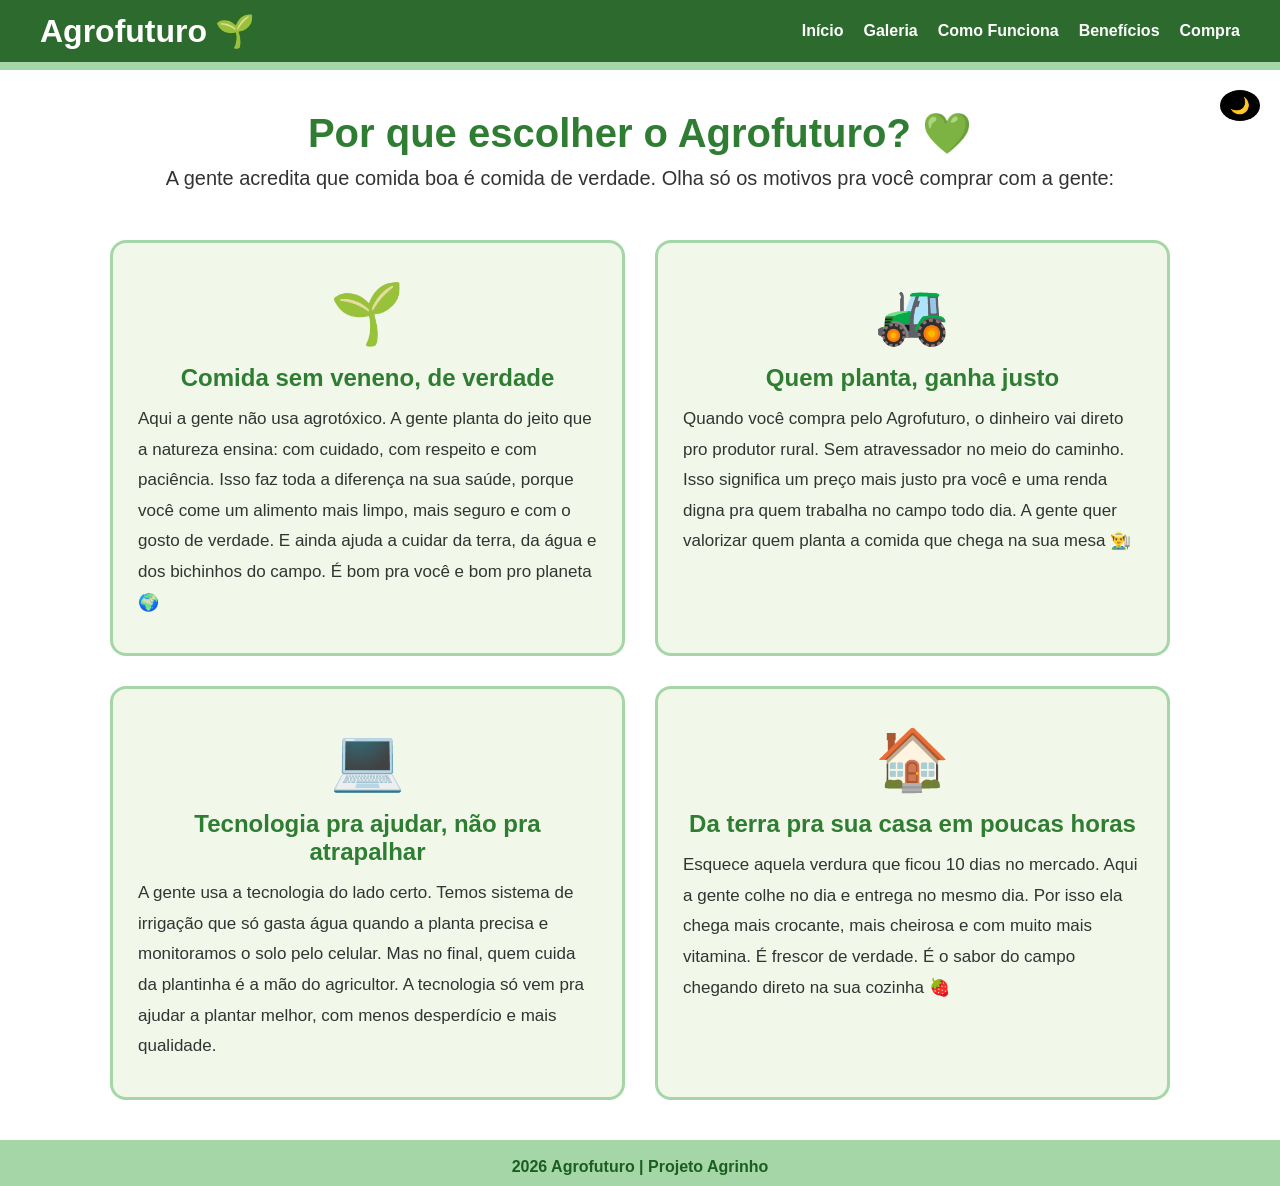
<file: beneficios.html>
<!DOCTYPE html>
<html lang="pt-br">
<head>
  <meta charset="UTF-8">
  <meta name="viewport" content="width=device-width, initial-scale=1.0">
  <title>Benefícios - Agrofuturo</title>
  <link rel="stylesheet" href="style.css">
  <style>
    body { margin: 0; }
    .linha-verde-topo {
      width: 100%;
      height: 8px;
      background: #a5d6a7;
      margin: 0;
    }
    .beneficios-container {
      max-width: 1100px;
      margin: 40px auto;
      padding: 0 20px;
      text-align: center;
    }
    .beneficios-container h2 {
      color: #2e7d32;
      font-size: 40px;
      margin-bottom: 10px;
    }
    .beneficios-container > p {
      font-size: 20px;
      margin-bottom: 50px;
      color: #333;
      font-weight: 500;
    }
    .grid-beneficios {
      display: grid;
      grid-template-columns: repeat(2, 1fr);
      gap: 30px;
    }
    .card-beneficio {
      background: #f1f8e9;
      padding: 35px 25px;
      border-radius: 16px;
      border: 3px solid #a5d6a7;
      transition: transform 0.3s ease;
      text-align: left; /* Texto alinhado pra ficar mais natural */
    }
    .card-beneficio:hover {
      transform: scale(1.03);
    }
    .card-beneficio span {
      font-size: 60px;
      display: block;
      text-align: center;
      margin-bottom: 15px;
    }
    .card-beneficio h3 {
      color: #2e7d32;
      font-size: 24px;
      margin-bottom: 12px;
      text-align: center;
    }
    .card-beneficio p {
      font-size: 17px;
      color: #333;
      line-height: 1.8; /* Mais espaço entre linhas pra ficar mais leve */
    }
    header .logo { display: flex; align-items: center; gap: 10px; }
    header .logo h1::after { content: " 🌱"; }
    .linha-verde {
      width: 100%;
      height: 8px;
      background: #a5d6a7;
      margin-top: 40px;
    }
    footer {
      background: #a5d6a7;
      text-align: center;
      padding: 10px;
      color: #1b5e20;
      font-weight: bold;
    }
  </style>
  <style>
  header { position: relative; }
  #btnModoEscuro { position: absolute; top: 90px; right: 20px; background: #000; color: white; border: none; padding: 6px 10px; border-radius: 50%; font-size: 16px; cursor: pointer; z-index: 999; }
  body.modo-escuro { background: #121212 !important; color: #e0e0e0 !important; }
  body.modo-escuro header, body.modo-escuro nav, body.modo-escuro footer { background: #1f1f1f !important; }
</style>
<button id="btnModoEscuro">🌙</button>
<script>
  const btn = document.getElementById('btnModoEscuro');
  if(localStorage.getItem('modo') === 'escuro') { document.body.classList.add('modo-escuro'); btn.textContent = '☀️'; }
  btn.onclick = () => { document.body.classList.toggle('modo-escuro'); localStorage.setItem('modo', document.body.classList.contains('modo-escuro') ? 'escuro' : 'claro'); btn.textContent = document.body.classList.contains('modo-escuro') ? '☀️' : '🌙'; };
</script>
</head>
<body>
  <header>
    <div class="logo">
      <h1>Agrofuturo</h1>
    </div>
    <nav>
      <a href="index.html">Início</a>
      <a href="galeria.html">Galeria</a>
      <a href="como-funciona.html">Como Funciona</a>
      <a href="beneficios.html">Benefícios</a>
      <a href="compra.html">Compra</a>
    </nav>
  </header>
  
  <div class="linha-verde-topo"></div>

  <main>
    <div class="beneficios-container">
      <h2>Por que escolher o Agrofuturo? 💚</h2>
      <p>A gente acredita que comida boa é comida de verdade. Olha só os motivos pra você comprar com a gente:</p>

      <div class="grid-beneficios">
        <div class="card-beneficio">
          <span>🌱</span>
          <h3>Comida sem veneno, de verdade</h3>
          <p>Aqui a gente não usa agrotóxico. A gente planta do jeito que a natureza ensina: com cuidado, com respeito e com paciência. Isso faz toda a diferença na sua saúde, porque você come um alimento mais limpo, mais seguro e com o gosto de verdade. E ainda ajuda a cuidar da terra, da água e dos bichinhos do campo. É bom pra você e bom pro planeta 🌍</p>
        </div>

        <div class="card-beneficio">
          <span>🚜</span>
          <h3>Quem planta, ganha justo</h3>
          <p>Quando você compra pelo Agrofuturo, o dinheiro vai direto pro produtor rural. Sem atravessador no meio do caminho. Isso significa um preço mais justo pra você e uma renda digna pra quem trabalha no campo todo dia. A gente quer valorizar quem planta a comida que chega na sua mesa 👨‍🌾</p>
        </div>

        <div class="card-beneficio">
          <span>💻</span>
          <h3>Tecnologia pra ajudar, não pra atrapalhar</h3>
          <p>A gente usa a tecnologia do lado certo. Temos sistema de irrigação que só gasta água quando a planta precisa e monitoramos o solo pelo celular. Mas no final, quem cuida da plantinha é a mão do agricultor. A tecnologia só vem pra ajudar a plantar melhor, com menos desperdício e mais qualidade.</p>
        </div>

        <div class="card-beneficio">
          <span>🏠</span>
          <h3>Da terra pra sua casa em poucas horas</h3>
          <p>Esquece aquela verdura que ficou 10 dias no mercado. Aqui a gente colhe no dia e entrega no mesmo dia. Por isso ela chega mais crocante, mais cheirosa e com muito mais vitamina. É frescor de verdade. É o sabor do campo chegando direto na sua cozinha 🍓</p>
        </div>
      </div>
    </div>

    <div class="linha-verde"></div>
  </main>
  
  <footer>
    <p>2026 Agrofuturo | Projeto Agrinho</p>
  </footer>
</body>
</html>
</file>
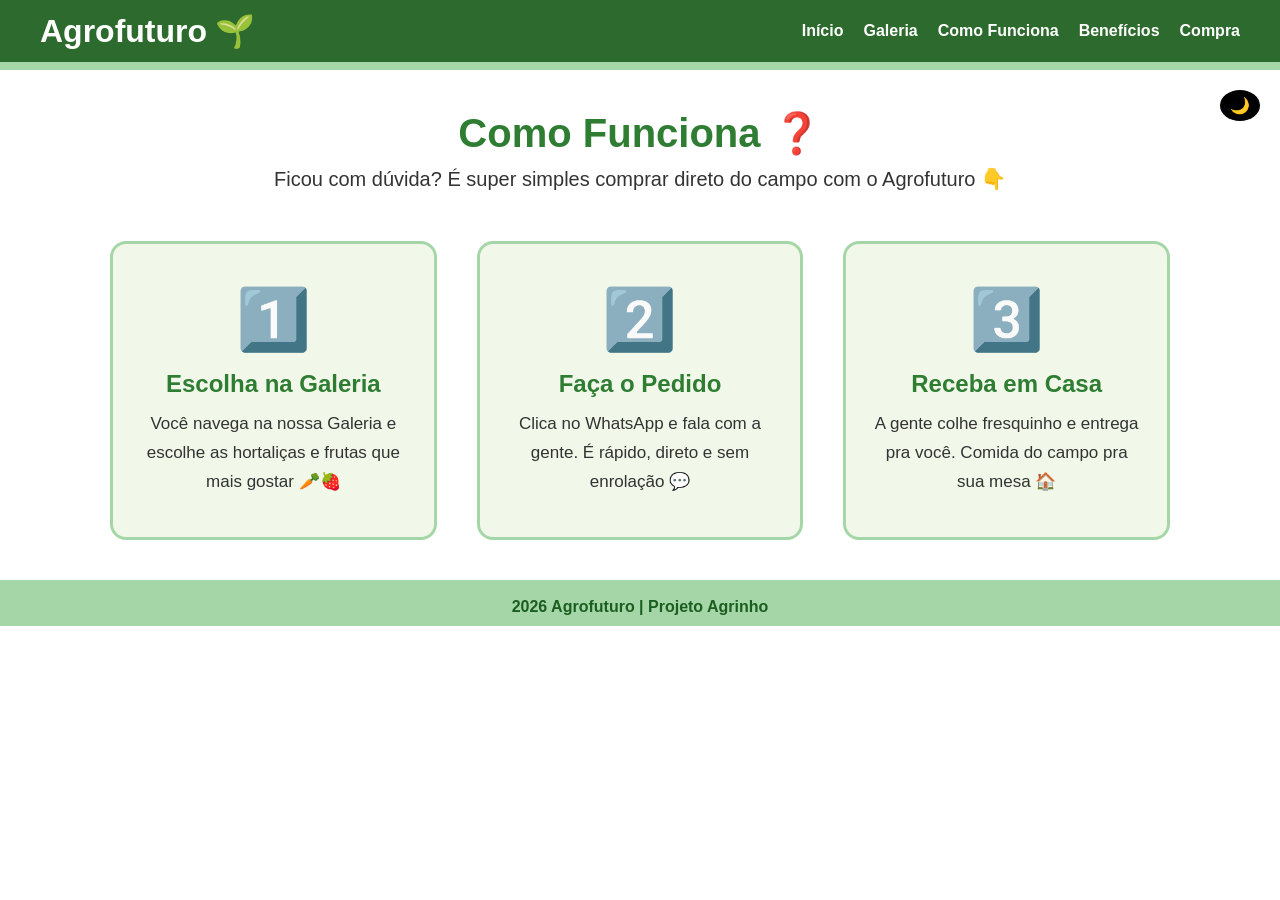
<file: como-funciona.html>
<!DOCTYPE html>
<html lang="pt-br">
<head>
  <meta charset="UTF-8">
  <meta name="viewport" content="width=device-width, initial-scale=1.0">
  <title>Como Funciona - Agrofuturo</title>
  <link rel="stylesheet" href="style.css">
  <style>
    body { margin: 0; } /* Tira o espaço branco */
    header { margin: 0; }
    .linha-verde-topo {
      width: 100%;
      height: 8px;
      background: #a5d6a7;
      margin: 0; /* Encostada no topo igual você pediu */
    }
    .como-funciona-container {
      max-width: 1100px; /* Maior pra ocupar mais */
      margin: 40px auto;
      padding: 0 20px;
      text-align: center;
    }
    .como-funciona-container h2 {
      color: #2e7d32;
      font-size: 40px; /* Título maior */
      margin-bottom: 10px;
    }
    .como-funciona-container > p {
      font-size: 20px; /* Frase maior */
      margin-bottom: 50px;
      color: #333;
      font-weight: 500;
    }
    .passos {
      display: grid;
      grid-template-columns: repeat(3, 1fr);
      gap: 40px; /* Mais espaço entre as caixas */
    }
    .passo {
      background: #f1f8e9;
      padding: 40px 25px; /* Caixa maior */
      border-radius: 16px;
      border: 3px solid #a5d6a7;
      min-height: 250px; /* Altura maior */
    }
    .passo span {
      font-size: 60px; /* Número maior */
      display: block;
      margin-bottom: 15px;
    }
    .passo h3 {
      color: #2e7d32;
      font-size: 24px; /* Título do passo maior */
      margin-bottom: 12px;
    }
    .passo p {
      font-size: 17px; /* Texto maior */
      color: #333;
      line-height: 1.7;
    }
    header .logo { display: flex; align-items: center; gap: 10px; }
    header .logo h1::after { content: " 🌱"; }
    .linha-verde {
      width: 100%;
      height: 8px;
      background: #a5d6a7;
      margin-top: 40px;
    }
    footer {
      background: #a5d6a7;
      text-align: center;
      padding: 10px;
      color: #1b5e20;
      font-weight: bold;
    }
  </style>
  <style>
  header { position: relative; }
  #btnModoEscuro { position: absolute; top: 90px; right: 20px; background: #000; color: white; border: none; padding: 6px 10px; border-radius: 50%; font-size: 16px; cursor: pointer; z-index: 999; }
  body.modo-escuro { background: #121212 !important; color: #e0e0e0 !important; }
  body.modo-escuro header, body.modo-escuro nav, body.modo-escuro footer { background: #1f1f1f !important; }
</style>
<button id="btnModoEscuro">🌙</button>
<script>
  const btn = document.getElementById('btnModoEscuro');
  if(localStorage.getItem('modo') === 'escuro') { document.body.classList.add('modo-escuro'); btn.textContent = '☀️'; }
  btn.onclick = () => { document.body.classList.toggle('modo-escuro'); localStorage.setItem('modo', document.body.classList.contains('modo-escuro') ? 'escuro' : 'claro'); btn.textContent = document.body.classList.contains('modo-escuro') ? '☀️' : '🌙'; };
</script>
</head>
<body>
  <header>
    <div class="logo">
      <h1>Agrofuturo</h1>
    </div>
    <nav>
      <a href="index.html">Início</a>
      <a href="galeria.html">Galeria</a>
      <a href="como-funciona.html">Como Funciona</a>
      <a href="beneficios.html">Benefícios</a>
      <a href="compra.html">Compra</a>
    </nav>
  </header>
  
  <div class="linha-verde-topo"></div> <!-- BARRA VERDE ENCOSTADA NO TOPO -->

  <main>
    <div class="como-funciona-container">
      <h2>Como Funciona ❓</h2>
      <p>Ficou com dúvida? É super simples comprar direto do campo com o Agrofuturo 👇</p> <!-- FRASE NOVA -->

      <div class="passos">
        <div class="passo">
          <span>1️⃣</span>
          <h3>Escolha na Galeria</h3>
          <p>Você navega na nossa Galeria e escolhe as hortaliças e frutas que mais gostar 🥕🍓</p>
        </div>

        <div class="passo">
          <span>2️⃣</span>
          <h3>Faça o Pedido</h3>
          <p>Clica no WhatsApp e fala com a gente. É rápido, direto e sem enrolação 💬</p>
        </div>

        <div class="passo">
          <span>3️⃣</span>
          <h3>Receba em Casa</h3>
          <p>A gente colhe fresquinho e entrega pra você. Comida do campo pra sua mesa 🏠</p>
        </div>
      </div>
    </div>

    <div class="linha-verde"></div>
  </main>
  
  <footer>
    <p>2026 Agrofuturo | Projeto Agrinho</p>
  </footer>
</body>
</html>
</file>
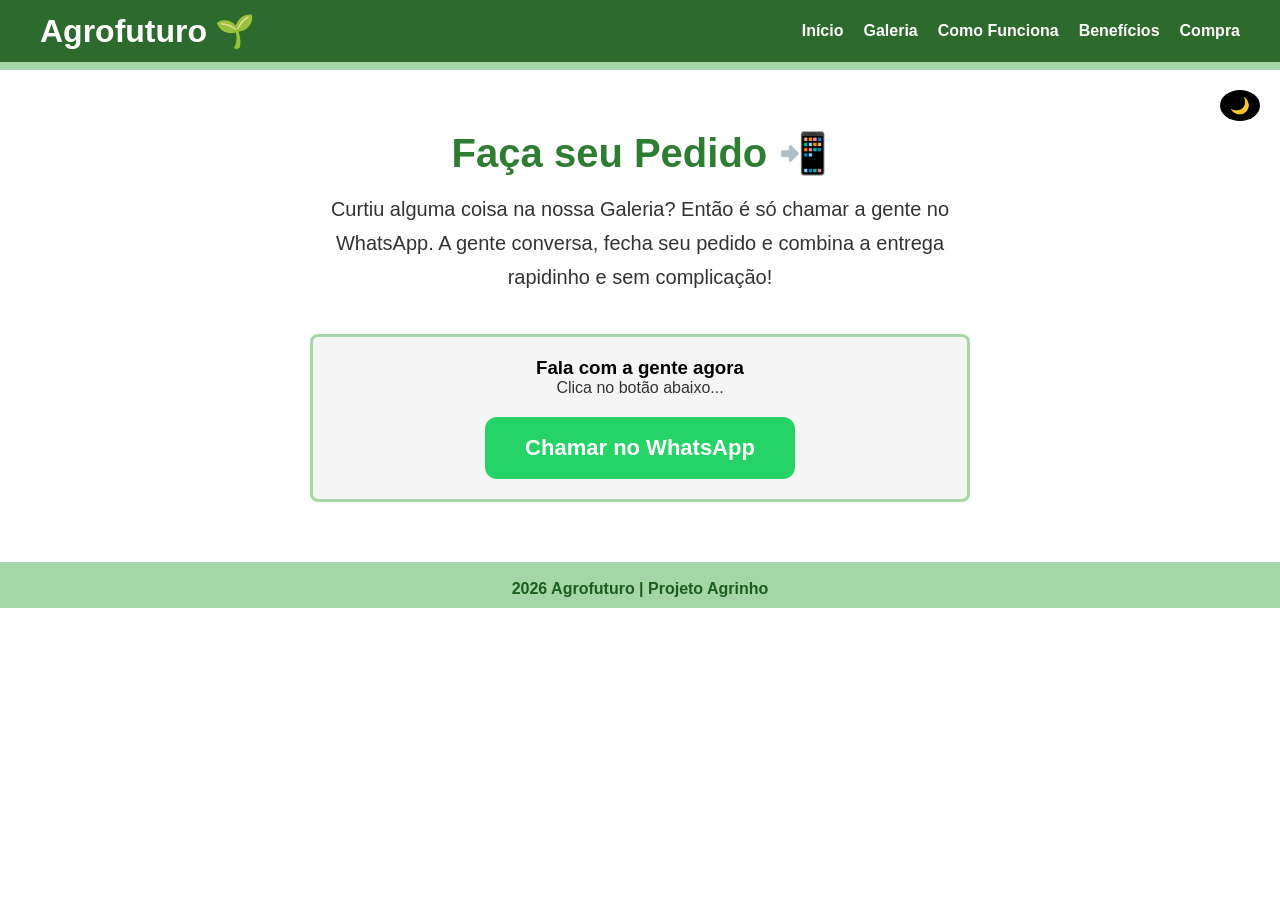
<file: compra.html>
<!DOCTYPE html>
<html lang="pt-br">
<head>
  <meta charset="UTF-8">
  <meta name="viewport" content="width=device-width, initial-scale=1.0">
  <title>Compra - Agrofuturo</title>
  <link rel="stylesheet" href="style.css">
  <style>
    body { margin: 0; }
    .linha-verde-topo {
      width: 100%;
      height: 8px;
      background: #a5d6a7;
      margin: 0;
    }
    .compra-container {
      max-width: 700px;
      margin: 60px auto;
      padding: 0 20px;
      text-align: center;
    }
    .compra-container h2 {
      color: #2e7d32;
      font-size: 40px;
      margin-bottom: 15px;
    }
    .compra-container > p {
      font-size: 20px;
      margin-bottom: 40px;
      color: #333;
      line-height: 1.7;
    }
    .caixa-whatsapp {
      background: #f1f8e9;
      padding: 40px 30px;
      border-radius: 16px;
      border: 3px solid #a5d6a7;
    }
    .caixa-whatsapp span {
      font-size: 70px;
      display: block;
      margin-bottom: 15px;
    }
    .btn-whatsapp {
      display: inline-block;
      background: #25D366;
      color: white;
      font-size: 22px;
      font-weight: bold;
      padding: 18px 40px;
      border-radius: 12px;
      text-decoration: none;
      margin-top: 20px;
      transition: transform 0.2s ease;
    }
    .btn-whatsapp:hover {
      transform: scale(1.05);
      background: #1ebe5b;
    }
    header .logo { display: flex; align-items: center; gap: 10px; }
    header .logo h1::after { content: " 🌱"; }
    .linha-verde {
      width: 100%;
      height: 8px;
      background: #a5d6a7;
      margin-top: 40px;
    }
    footer {
      background: #a5d6a7;
      text-align: center;
      padding: 10px;
      color: #1b5e20;
      font-weight: bold;
    }
  </style>
<style>
  header { position: relative; }
  #btnModoEscuro { position: absolute; top: 90px; right: 20px; background: #000; color: white; border: none; padding: 6px 10px; border-radius: 50%; font-size: 16px; cursor: pointer; z-index: 999; }
  
  /* FUNDO PRETO */
  body.modo-escuro { background: #000 !important; }
  body.modo-escuro header, body.modo-escuro nav, body.modo-escuro footer { background: #111 !important; }
  
  /* 1. TÍTULO VERDE */
  body.modo-escuro h2 { color: #00ff88 !important; }
  
  /* 2. TEXTO DE CIMA BRANCO - APENAS O PRIMEIRO P */
  body.modo-escuro .card > p { color: #ffffff !important; }
  
  /* 3. CAIXINHA BRANCA */
  body.modo-escuro .card > div { background: #ffffff !important; border-radius: 8px; padding: 15px; }
  
  /* 4. LETRA PRETA SÓ DENTRO DA CAIXINHA */
  body.modo-escuro .card > div p { color: #000 !important; }
</style>
<button id="btnModoEscuro">🌙</button>
<script>
  const btn = document.getElementById('btnModoEscuro');
  if(localStorage.getItem('modo') === 'escuro') { document.body.classList.add('modo-escuro'); btn.textContent = '☀️'; }
  btn.onclick = () => { document.body.classList.toggle('modo-escuro'); localStorage.setItem('modo', document.body.classList.contains('modo-escuro') ? 'escuro' : 'claro'); btn.textContent = document.body.classList.contains('modo-escuro') ? '☀️' : '🌙'; };
</script>
</head>
<body>
  <header>
    <div class="logo">
      <h1>Agrofuturo</h1>
    </div>
    <nav>
      <a href="index.html">Início</a>
      <a href="galeria.html">Galeria</a>
      <a href="como-funciona.html">Como Funciona</a>
      <a href="beneficios.html">Benefícios</a>
      <a href="compra.html">Compra</a>
    </nav>
  </header>
  
  <div class="linha-verde-topo"></div>

  <main>
    <div class="compra-container">
  <h2>Faça seu Pedido 📲</h2>
  <p>Curtiu alguma coisa na nossa Galeria? Então é só chamar a gente no WhatsApp. A gente conversa, fecha seu pedido e combina a entrega rapidinho e sem complicação!</p>

 <div class="caixa-whatsapp" style="background: #f5f5f5 !important; border-radius: 8px; padding: 20px;">
  <h3 style="color: #000 !important;">Fala com a gente agora</h3>
  <p style="color: #333 !important;">Clica no botão abaixo...</p>
    <a href="https://wa.me/55449999999?text=Ola!%20Vi%20o%20site%20AgroFuturo%20e%20quero%20fazer%20um%20pedido%20%F0%9F%9B%92"
       target="_blank"
       class="btn-whatsapp">
       Chamar no WhatsApp
    </a>
  </div>
</div>
    <div class="linha-verde"></div>
  </main>
  
  <footer>
    <p>2026 Agrofuturo | Projeto Agrinho</p>
  </footer>
</body>
</html>
</file>
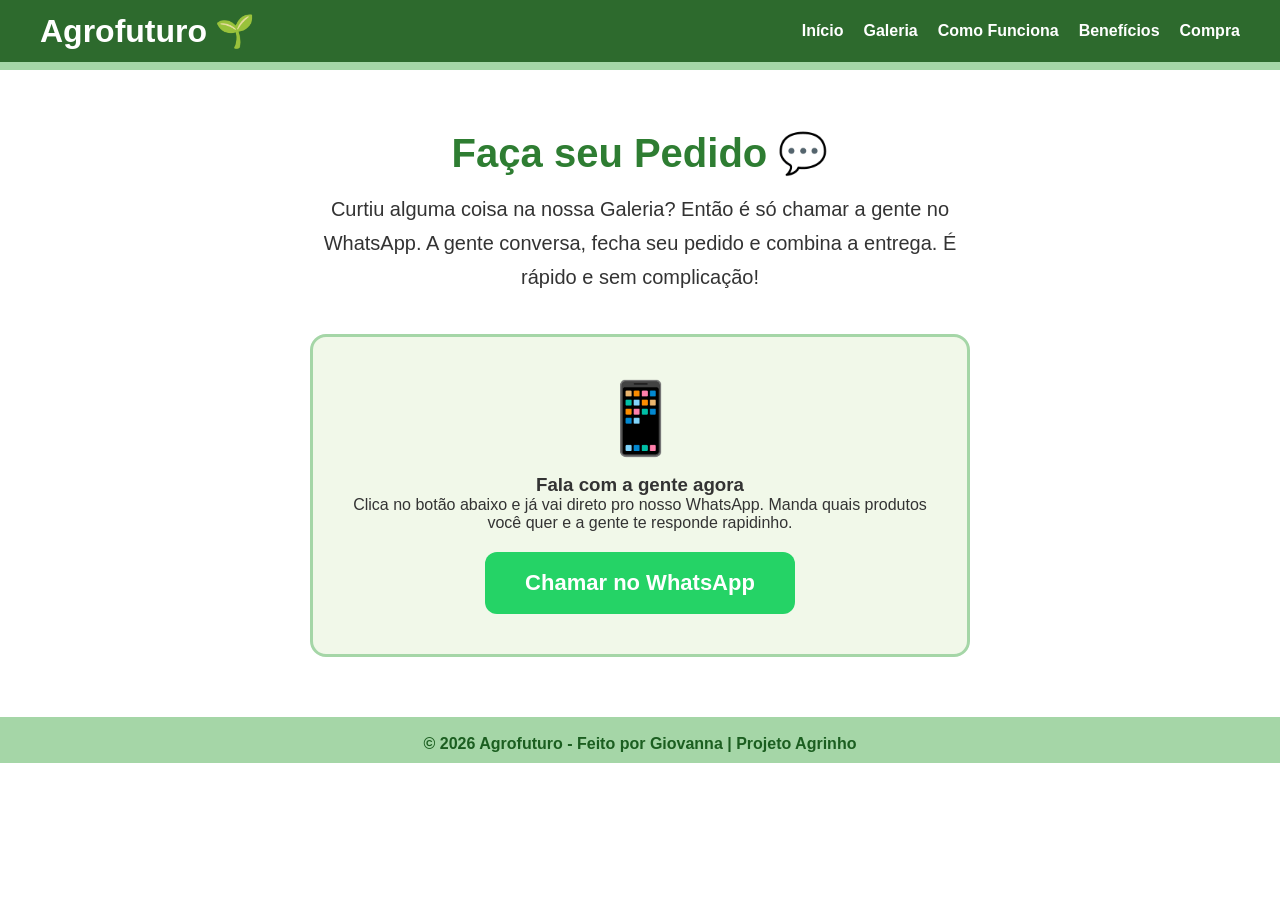
<file: comprar.html>
<!DOCTYPE html>
<html lang="pt-br">
<head>
  <meta charset="UTF-8">
  <meta name="viewport" content="width=device-width, initial-scale=1.0">
  <title>Compra - Agrofuturo</title>
  <link rel="stylesheet" href="style.css">
  <style>
    body { margin: 0; }
    .linha-verde-topo {
      width: 100%;
      height: 8px;
      background: #a5d6a7;
      margin: 0;
    }
    .compra-container {
      max-width: 700px;
      margin: 60px auto;
      padding: 0 20px;
      text-align: center;
    }
    .compra-container h2 {
      color: #2e7d32;
      font-size: 40px;
      margin-bottom: 15px;
    }
    .compra-container > p {
      font-size: 20px;
      margin-bottom: 40px;
      color: #333;
      line-height: 1.7;
    }
    .caixa-whatsapp {
      background: #f1f8e9;
      padding: 40px 30px;
      border-radius: 16px;
      border: 3px solid #a5d6a7;
    }
    .caixa-whatsapp span {
      font-size: 70px;
      display: block;
      margin-bottom: 15px;
    }
    .btn-whatsapp {
      display: inline-block;
      background: #25D366;
      color: white;
      font-size: 22px;
      font-weight: bold;
      padding: 18px 40px;
      border-radius: 12px;
      text-decoration: none;
      margin-top: 20px;
      transition: transform 0.2s ease;
    }
    .btn-whatsapp:hover {
      transform: scale(1.05);
      background: #1ebe5b;
    }
    header .logo { display: flex; align-items: center; gap: 10px; }
    header .logo h1::after { content: " 🌱"; }
    .linha-verde {
      width: 100%;
      height: 8px;
      background: #a5d6a7;
      margin-top: 40px;
    }
    footer {
      background: #a5d6a7;
      text-align: center;
      padding: 10px;
      color: #1b5e20;
      font-weight: bold;
    }
  </style>
</head>
<body>
  <header>
    <div class="logo">
      <h1>Agrofuturo</h1>
    </div>
    <nav>
      <a href="index.html">Início</a>
      <a href="galeria.html">Galeria</a>
      <a href="como-funciona.html">Como Funciona</a>
      <a href="beneficios.html">Benefícios</a>
      <a href="compra.html">Compra</a>
    </nav>
  </header>
  
  <div class="linha-verde-topo"></div>

  <main>
    <div class="compra-container">
      <h2>Faça seu Pedido 💬</h2>
      <p>Curtiu alguma coisa na nossa Galeria? Então é só chamar a gente no WhatsApp. A gente conversa, fecha seu pedido e combina a entrega. É rápido e sem complicação!</p>

      <div class="caixa-whatsapp">
        <span>📱</span>
        <h3>Fala com a gente agora</h3>
        <p>Clica no botão abaixo e já vai direto pro nosso WhatsApp. Manda quais produtos você quer e a gente te responde rapidinho.</p>
        
        <a href="https://wa.me/5544999999?text=Ola!%20Vi%20o%20site%20Agrofuturo%20e%20quero%20fazer%20um%20pedido%20%F0%9F%8C%B1" 
           target="_blank" 
           class="btn-whatsapp">
          Chamar no WhatsApp
        </a>
      </div>
    </div>

    <div class="linha-verde"></div>
  </main>
  
  <footer>
    <p>© 2026 Agrofuturo - Feito por Giovanna | Projeto Agrinho</p>
  </footer>
</body>
</html>
</file>
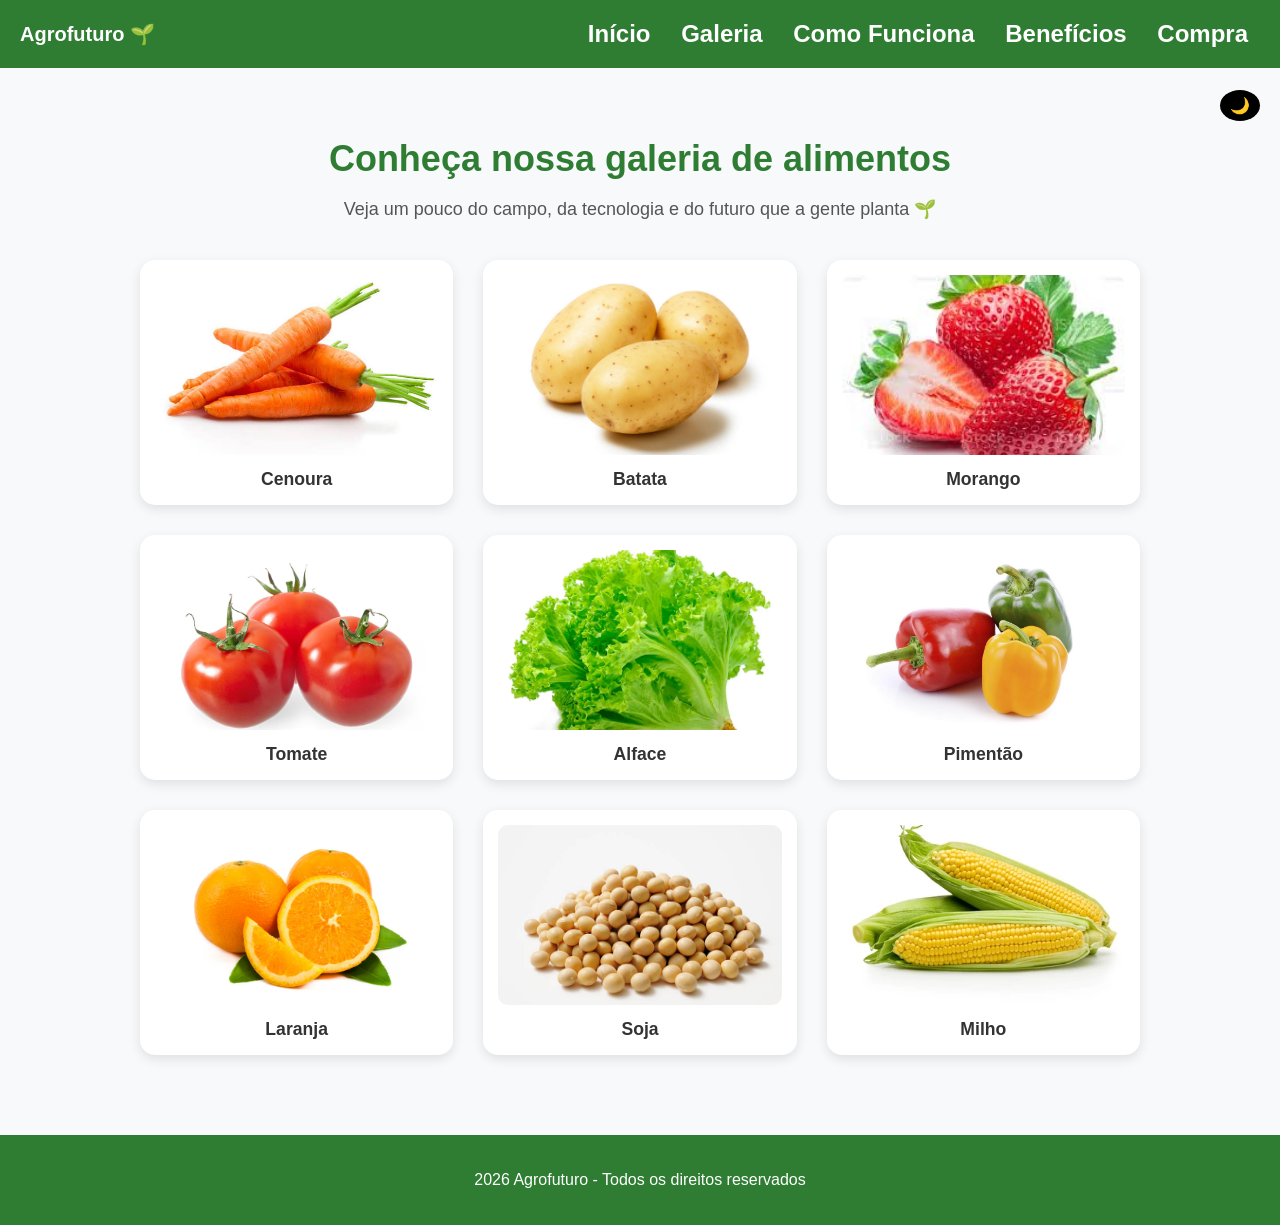
<file: galeria.html>
<!DOCTYPE html>
<html lang="pt-BR">
<head>
  <meta charset="UTF-8">
  <meta name="viewport" content="width=device-width, initial-scale=1.0">
  <title>Galeria - Agrofuturo</title>
  <style>
body{font-family:Arial,sans-serif;margin:0;background:#f5f5f5}
header{display:flex;justify-content:space-between;align-items:center;padding:8px;background:#2e7d32;color:white}
header h1{margin:0;font-size:20px}
header nav{font-size:24px;font-weight:bold}
header nav a{color:white;margin:0 12px;text-decoration:none}
.galeria{display:grid;grid-template-columns:repeat(auto-fit,minmax(220px,1fr));gap:25px;padding:40px;max-width:1400px;margin:auto}
.card{background:white;border-radius:12px;box-shadow:0 2px 8px rgba(0,0,0,0.1);overflow:hidden;text-align:center;padding-bottom:15px;transition:transform 0.2s}
.card:hover{transform:scale(1.02)}
.card img{width:100%;height:180px;object-fit:cover}
.card h3{margin:12px 0 5px;color:#2e7d32}
.card p{margin:0;color:#555;font-size:0.9em} 
body { 
  font-family: Arial, sans-serif; 
  margin: 0; 
  background: #f8f9fa; 
}
header { 
  background: #2e7d32; 
  color: white; 
  padding: 20px; 
  text-align: center; 
}
.galeria { 
  display: grid; 
  grid-template-columns: repeat(auto-fit, minmax(220px, 1fr)); 
  gap: 25px; 
  padding: 40px; 
  max-width: 1200px; 
  margin: auto; 
}
.alimento { 
  background: white; 
  border-radius: 15px; 
  box-shadow: 0 4px 12px rgba(0,0,0,0.1); 
  text-align: center; 
  padding: 15px; 
  transition: transform 0.3s ease, box-shadow 0.3s ease; 
}
.alimento:hover { 
  transform: translateY(-8px); 
  box-shadow: 0 8px 20px rgba(0,0,0,0.15); 
}
.alimento img { 
  width: 100%; 
  height: 180px; 
  object-fit: cover; 
  border-radius: 10px; 
  margin-bottom: 10px; 
}
.alimento h3 { 
  font-weight: bold; 
  font-size: 1.1em; 
  color: #333; 
  margin: 0; 
}
footer { 
  text-align: center; 
  padding: 20px; 
  background: #2e7d32; 
  color: white; 
  margin-top: 40px; 
}
```

*Fica assim no final:*
```
<style>
body { 
  font-family: Arial, sans-serif; 
  margin: 0; 
  background: #f8f9fa; 
}
header { 
  background: #2e7d32; 
  color: white; 
  padding: 20px; 
  text-align: center; 
}
.galeria { 
  display: grid; 
  grid-template-columns: repeat(auto-fit, minmax(220px, 1fr)); 
  gap: 25px; 
  padding: 40px; 
  max-width: 1200px; 
  margin: auto; 
}
.alimento { 
  background: white; 
  border-radius: 15px; 
  box-shadow: 0 4px 12px rgba(0,0,0,0.1); 
  text-align: center; 
  padding: 15px; 
  transition: transform 0.3s ease, box-shadow 0.3s ease; 
}
.alimento:hover { 
  transform: translateY(-8px); 
  box-shadow: 0 8px 20px rgba(0,0,0,0.15); 
}
.alimento img { 
  width: 100%; 
  height: 180px; 
  object-fit: cover; 
  border-radius: 10px; 
  margin-bottom: 10px; 
}
.alimento h3 { 
  font-weight: bold; 
  font-size: 1.1em; 
  color: #333; 
  margin: 0; 
}
footer { 
  text-align: center; 
  padding: 20px; 
  background: #2e7d32; 
  color: white; 
  margin-top: 40px; 
}
  </style>
  <style>
  header { position: relative; }
  #btnModoEscuro { position: absolute; top: 90px; right: 20px; background: #000; color: white; border: none; padding: 6px 10px; border-radius: 50%; font-size: 16px; cursor: pointer; z-index: 999; }
  body.modo-escuro { background: #121212 !important; color: #e0e0e0 !important; }
  body.modo-escuro header, body.modo-escuro nav, body.modo-escuro footer { background: #1f1f1f !important; }
</style>
<button id="btnModoEscuro">🌙</button>
<script>
  const btn = document.getElementById('btnModoEscuro');
  if(localStorage.getItem('modo') === 'escuro') { document.body.classList.add('modo-escuro'); btn.textContent = '☀️'; }
  btn.onclick = () => { document.body.classList.toggle('modo-escuro'); localStorage.setItem('modo', document.body.classList.contains('modo-escuro') ? 'escuro' : 'claro'); btn.textContent = document.body.classList.contains('modo-escuro') ? '☀️' : '🌙'; };
</script>
</head>
<body>
  <!-- MENU NA ORDEM CERTA: Início Galeria Como Funciona Benefícios Compra -->
  <header>
    <h1>Agrofuturo 🌱</h1>
    <nav>
      <a href="index.html">Início</a>
      <a href="galeria.html">Galeria</a>
      <a href="como-funciona.html">Como Funciona</a>
      <a href="beneficios.html">Benefícios</a>
      <a href="compra.html">Compra</a>
    </nav>
  </header>
  <main style="max-width: 1000px; margin: 0 auto; padding: 40px 20px; text-align: center;">
    <!-- TÍTULO SEM EMOJI COMO VOCÊ PEDIU -->
    <h2 style="color: #2e7d32; font-size: 36px; margin-bottom: 10px;">
      Conheça nossa galeria de alimentos
    </h2>
    <p style="font-size: 18px; color: #555; margin-bottom: 40px;">
      Veja um pouco do campo, da tecnologia e do futuro que a gente planta 🌱
    </p>
    <div style="display: grid; grid-template-columns: repeat(3, 1fr); gap: 30px;">
      <div class="alimento">
        <img src="imagens/cenoura.jpg" alt="Cenoura">
        <h3>Cenoura</h3>
      </div>
      <div class="alimento">
        <img src="imagens/batata.jpg" alt="Batata">
        <h3>Batata</h3>
      </div>
      <div class="alimento">
        <img src="imagens/morango.jpg" alt="Morango">
        <h3>Morango</h3>
      </div>
      <div class="alimento">
        <img src="imagens/tomate.jpg" alt="Tomate">
        <h3>Tomate</h3>
      </div>
      <div class="alimento">
        <img src="imagens/alface.jpg" alt="Alface">
        <h3>Alface</h3>
      </div>
      <div class="alimento">
        <img src="imagens/pimentao.jpg" alt="Pimentão">
        <h3>Pimentão</h3>
      </div>
      <div class="alimento">
        <img src="imagens/laranja.jpg" alt="Laranja">
        <h3>Laranja</h3>
      </div>
      <div class="alimento">
        <img src="imagens/soja.jpg" alt="Soja">
        <h3>Soja</h3>
      </div>
      <div class="alimento">
        <img src="imagens/milho.jpg" alt="Milho">
        <h3>Milho</h3>
      </div>
    </div>
  </main>
  <footer>
    <p>2026 Agrofuturo - Todos os direitos reservados</p>
  </footer>
</body>
</html>
</file>
<file: style.css>
* { box-sizing: border-box; margin: 0; padding: 0; }
body {
  font-family: Arial, sans-serif;
  background: #fff;
  color: #333;
}

header {
  background: #2d6a2d;
  padding: 12px 40px; /* header menor */
  display: flex;
  justify-content: space-between;
  align-items: center;
}
header h1 {
  color: white;
  font-size: 2em; /* tamanho menor */
  display: flex;
  align-items: center;
  gap: 8px;
}
header nav {
  display: flex;
  gap: 20px;
}
header nav a {
  color: white;
  text-decoration: none;
  font-size: 1em;
  font-weight: bold;
}
header nav a:hover { text-decoration: underline; }

.banner {
  width: 100%;
  height: 40vh; /* foto menor, antes tava 50vh */
  background: #f0f0f0;
}
</file>
